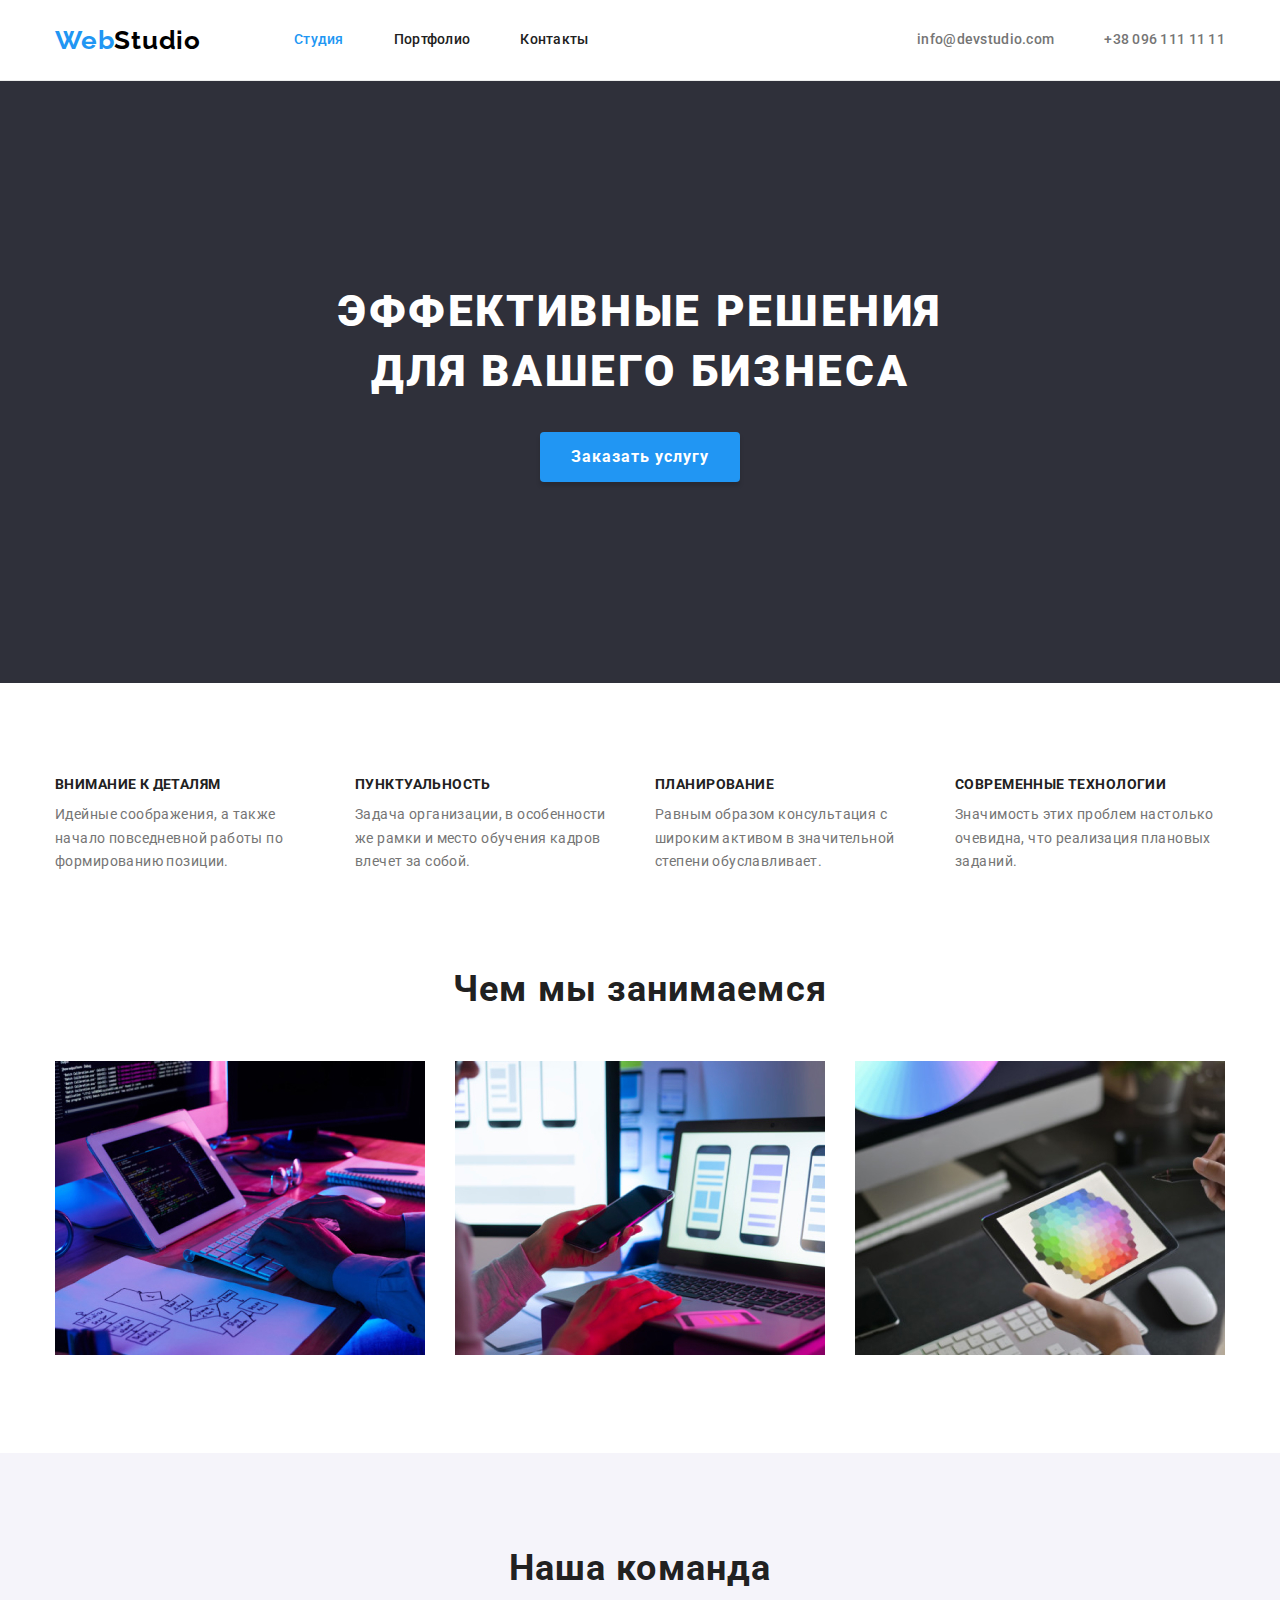
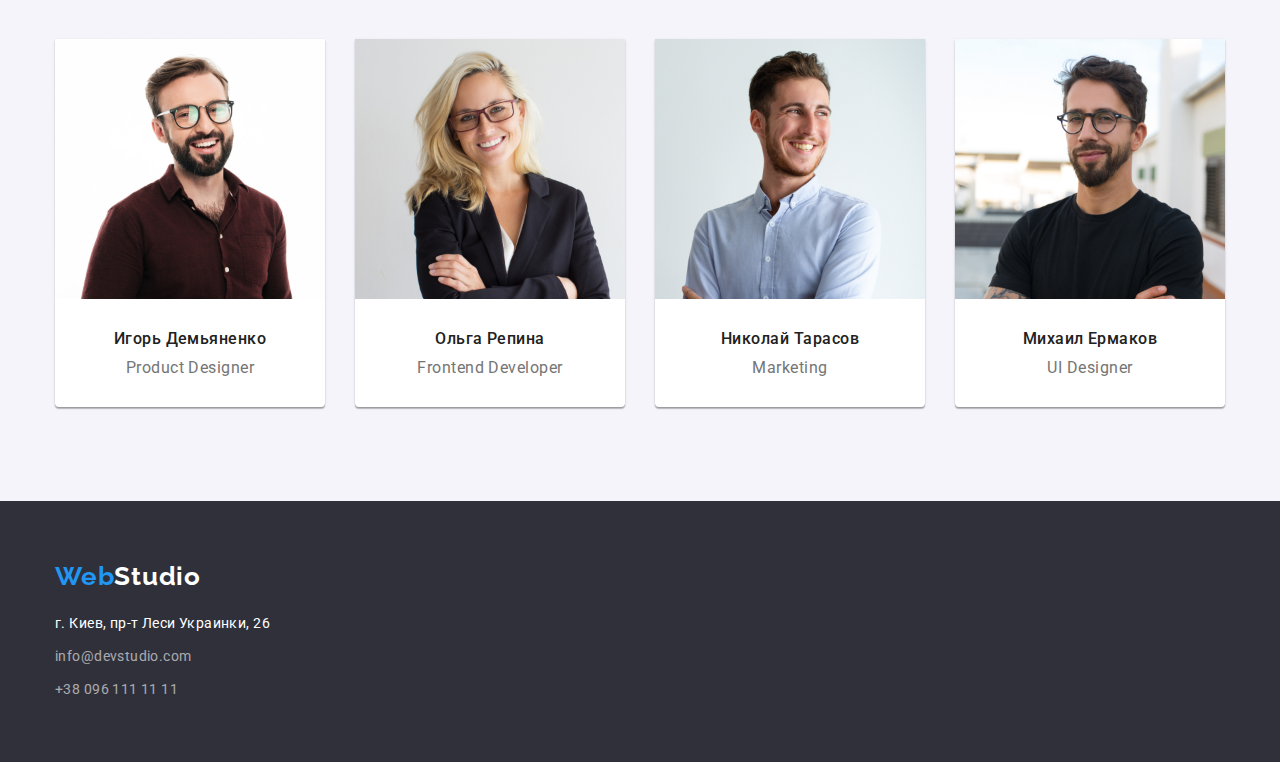
<file: index.html>
<!DOCTYPE html>
<html lang="ru">
  <head>
    <meta charset="UTF-8" />
    <meta http-equiv="X-UA-Compatible" content="IE=edge" />
    <meta name="viewport" content="width=device-width, initial-scale=1.0" />

    <title>Студия</title>
    <link
      href="https://fonts.googleapis.com/css2?family=Raleway:wght@700&family=Roboto:wght@400;500;700;900&display=swap"
      rel="stylesheet"
    />
    <link rel="stylesheet" href="./css/modern-normalize.css"/>
    <link rel="stylesheet" href="./css/styles.css"/>
  </head>
  <body>
    <header class="header">
      <!-- Навигация -->
      <div class="container nav">
      <nav class="nav">
        <!-- лого -->
        <a class="link logo" href="./index.html" lang="en">
          Web<span class="logo-nav">Studio</span>
        </a>

        <!-- ссылки -->
        <ul class="lists menu">
          <li class="menu-item" >
            <a class="link nav-link current" href="./index.html">Студия</a>
          </li>
          <li class="menu-item">
            <a class="link nav-link" href="./portfolio.html">Портфолио</a>
          </li>
          <li class="menu-item">
            <a class="link nav-link" href="">Контакты</a>
          </li>
        </ul>
      </nav>

      <!-- Почта и телефон -->
      <ul class="lists menu contacts">
        <li class="menu-item">
          <a class="link nav-link nav-contacts" href="mailto:info@devstudio.com">info@devstudio.com</a>
        </li>
        <li class="menu-item">
          <a class="link nav-link nav-contacts" href="tel:+380961111111">+38 096 111 11 11</a>
        </li>
      </ul>
    </header>
    <main>
      <!-- Главная секция -->
      <section class="section hero">
        <div class="container">
        <h1 class="hero-title">Эффективные решения для вашего бизнеса</h1>
        <button class="btn hero" type="button">Заказать услугу</button>
        </div>
      </section>

      <!-- Секция особенности -->
      <section class="section">
        <h2 class="heading headen">Особенности</h2>
        <div class="container">
        <ul class="lists feature">
          <li class="item">
            <h3 class="title-features">Внимание к деталям</h3>
            <p class="text">
              Идейные соображения, а также начало повседневной работы по
              формированию позиции.
            </p>
          </li>

          <li class="item">
            <h3 class="title-features">Пунктуальность</h3>
            <p class="text">
              Задача организации, в особенности же рамки и место обучения кадров
              влечет за собой.
            </p>
          </li>

          <li class="item">
            <h3 class="title-features">Планирование</h3>
            <p class="text">
              Равным образом консультация с широким активом в значительной
              степени обуславливает.
            </p>
          </li>

          <li class="item">
            <h3 class="title-features">Современные технологии</h3>
            <p class="text">
              Значимость этих проблем настолько очевидна, что реализация
              плановых заданий.
            </p>
          </li>
        </ul>
        </div>
      </section>

      <!-- Секция работа -->
      <section class="section section-nopaddingtop">
        <div class="container">
        <h2 class="heading">Чем мы занимаемся</h2>
        <ul class="lists items">
          <li class="item">
            <img
              src="./images/img.jpg"
              alt="Руки на клавиатуре, планшет и часть монитора"
              width="370"
            />
          </li>

          <li class="item">
            <img
              src="./images/img 6.jpg"
              alt="В левой руке мобильный телефон, правая рука на тачпаде ноутбука. Ноутбук, на экране которого макеты разметки для мобильного телефона"
              width="370"
            />
          </li>

          <liclass="item">
            <img
              src="./images/img 1.jpg"
              alt="Левая рука, в которой планшет, на экране которого цветовая палитра"
              width="370"
            />
          </li>
        </ul>
        </div>
      </section>

      <!-- Секция команда. Карточки сотрудников -->
      <section class="section team-cards">
        <div class="container">
        <h2 class="heading">Наша команда</h2>

        <ul class="lists items">
          <li class="item">
            <div class="card">
            <img
              class="images"
              src="./images/img 2.jpg"
              alt="Игорь Демьяненко"
              width="270"
              height="260"
            />
            <div class="card-body">
            <h3 class="cards-title">Игорь Демьяненко</h3>
            <p class="cards-text" lang="en">Product Designer</p>
            </div>
            </div>
          </li>

          <li class="item">
            <div class="card">
            <img class="images" src="./images/img 3.jpg" alt="Ольга Репина" 
            width="270" height="260" />
            <div class="card-body">
            <h3 class="cards-title">Ольга Репина</h3>
            <p class="cards-text" lang="en">Frontend Developer</p>
            </div>
          </div>
          </li>

          <li class="item">
            <div class="card">
            <img
              class="images"
              src="./images/img 4.jpg"
              alt="Николай Тарасов"
              width="270"
              height="260"
            />
            <div class="card-body">
            <h3 class="cards-title">Николай Тарасов</h3>
            <p class="cards-text" lang="en">Marketing</p>
            </div>
          </div>
          </li>

          <li class="item">
            <div class="card">
            <img 
            class="images" src="./images/img 5.jpg" alt="Михаил Ермаков" 
            width="270"
             height="260"/>
             <div class="card-body">
            <h3 class="cards-title">Михаил Ермаков</h3>
            <p class="cards-text" lang="en">UI Designer</p>
            </div>
          </div>
          </li>
        </ul>
      </div>
      </section>
    </main>

    <footer class="footer">
      <div class="container">
      <!-- Лого -->
      <a class="link logo" href="./index.html" lang="en">
        Web<span class="logo-footer">Studio</span>
      </a>

      <!-- адрес -->
      <address>
        <p class="text footer-text">г. Киев, пр-т Леси Украинки, 26</p>

        <!-- Почта и телефон -->
        <ul class="lists">
          <li class="footer-item">
            <a class="link footer-link" href="mailto:info@devstudio.com">
              info@devstudio.com
            </a>
          </li>
          <li class="footer-item">
            <a class="link footer-link" href="tel:+380961111111">+38 096 111 11 11</a>
          </li>
        </ul>
      </address>
      </div>
    </footer>
  </body>
</html>
</file>
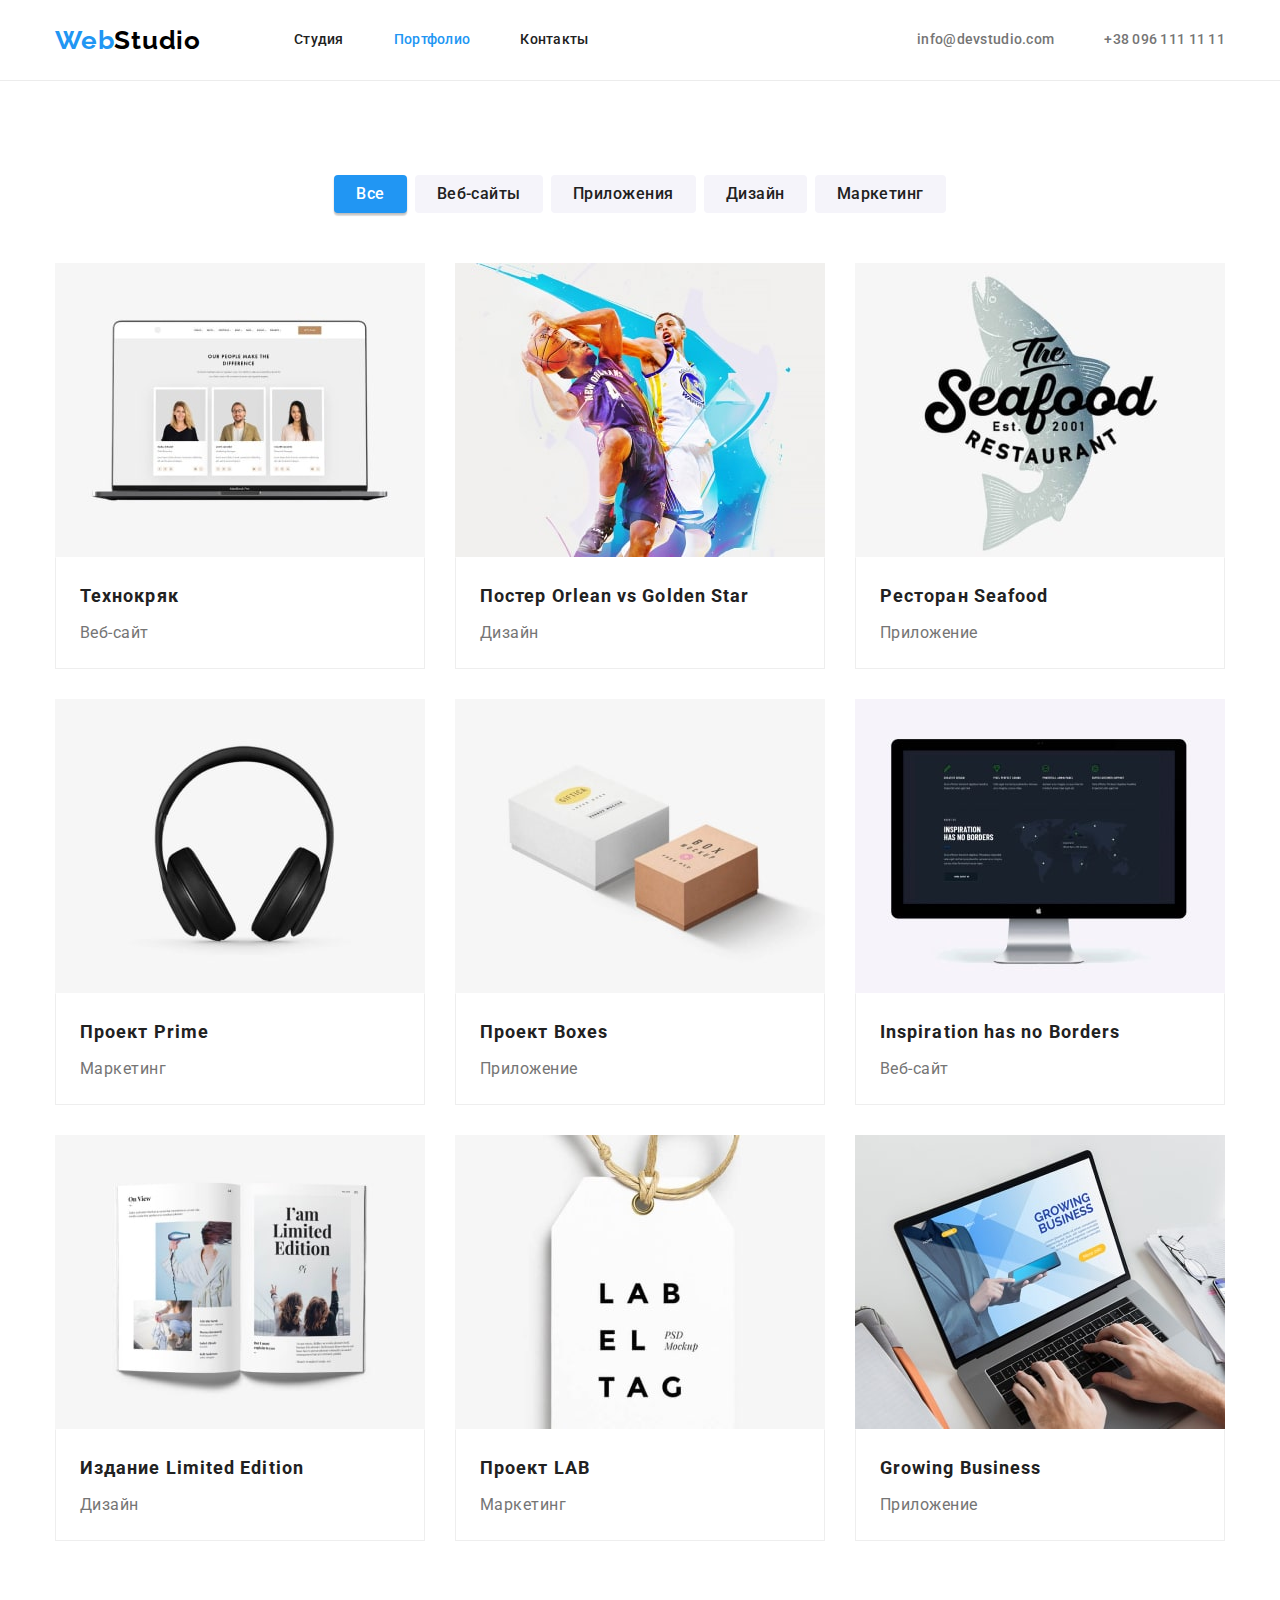
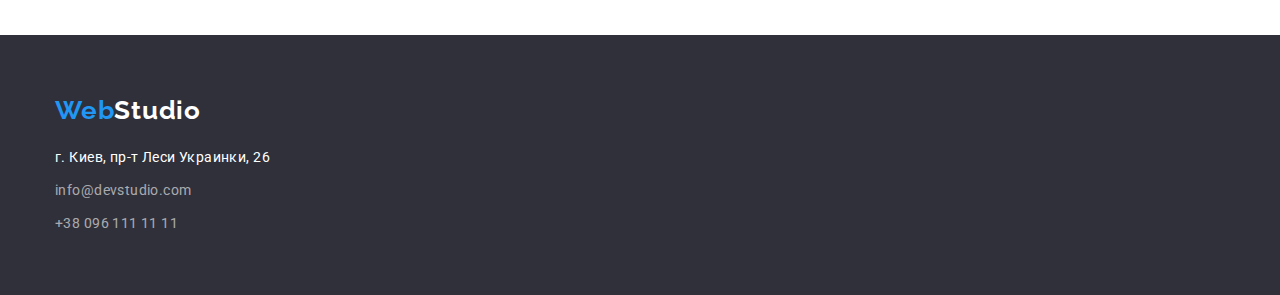
<file: portfolio.html>
<!DOCTYPE html>
<html lang="ru">
  <head>
    <meta charset="UTF-8" />
    <meta http-equiv="X-UA-Compatible" content="IE=edge" />
    <meta name="viewport" content="width=device-width, initial-scale=1.0" />

    <title>Портфолио</title>
    <link
      href="https://fonts.googleapis.com/css2?family=Raleway:wght@700&family=Roboto:wght@400;500;700;900&display=swap"
      rel="stylesheet"
    />
    <link rel="stylesheet" href="./css/modern-normalize.css" />
    <link rel="stylesheet" href="./css/styles.css" />
  </head>
  <body>
    <header class="header">
      <!-- Навигация -->
      <div class="container nav">
        <nav class="nav">
          <!-- лого -->
          <a class="link logo" href="./index.html" lang="en">
            Web<span class="logo-nav">Studio</span>
          </a>

          <!-- ссылки -->
          <ul class="lists menu">
            <li class="menu-item">
              <a class="link nav-link" href="./index.html">Студия</a>
            </li>
            <li class="menu-item">
              <a class="link nav-link current" href="./portfolio.html"
                >Портфолио</a
              >
            </li>
            <li class="menu-item">
              <a class="link nav-link" href="">Контакты</a>
            </li>
          </ul>
        </nav>

        <!-- Почта и телефон -->
        <ul class="lists menu contacts">
          <li class="menu-item">
            <a
              class="link nav-link nav-contacts"
              href="mailto:info@devstudio.com"
              >info@devstudio.com</a
            >
          </li>
          <li class="menu-item">
            <a class="link nav-link nav-contacts" href="tel:+380961111111"
              >+38 096 111 11 11</a
            >
          </li>
        </ul>
      </div>
    </header>
    <main>
      <h1 class="hero-title headen">Наше портфолио</h1>
      <!-- Фильтр -->
      <section class="section">
        <div class="container">
          <ul class="lists filter">
            <li class="item">
              <button class="btn active" type="button">Все</button>
            </li>
            <li class="item">
              <button class="btn" type="button">Веб-сайты</button>
            </li>
            <li class="item">
              <button class="btn" type="button">Приложения</button>
            </li>
            <li class="item">
              <button class="btn" type="button">Дизайн</button>
            </li>
            <li class="item">
              <button class="btn" type="button">Маркетинг</button>
            </li>
          </ul>

          <!-- Карточки -->
          <ul class="lists menu">
            <li class="card-item">
              <div class="work-card">
                <a class="link" href="">
                  <img
                    class="images"
                    src="./images/note-book.jpg"
                    alt="Ноутбук с изображением карточек людей на экране"
                    width="370"
                    height="294"
                  />
                  <div class="card-body">
                    <h2 class="work-title">Технокряк</h2>
                    <p class="work-text">Веб-сайт</p>
                  </div>
                </a>
              </div>
            </li>
            <li class="card-item">
              <div class="work-card">
                <a class="link" href="">
                  <img
                    class="images"
                    src="./images/basketbolists.jpg"
                    alt="Баскетболисты в прыжке, один с мячом, второй в защите"
                    width="370"
                    height="294"
                  />
                  <div class="card-body">
                    <h2 class="work-title">
                      Постер <span lang="en">Orlean vs Golden Star</span>
                    </h2>
                    <p class="work-text">Дизайн</p>
                  </div>
                </a>
              </div>
            </li>
            <li class="card-item">
              <div class="work-card">
                <a class="link" href="">
                  <img
                    class="images"
                    src="./images/see-food.jpg"
                    alt="На фоне рыбы надпись The seafood restaurant"
                    width="370"
                    height="294"
                  />
                  <div class="card-body">
                    <h2 class="work-title">
                      Ресторан <span lang="en">Seafood</span>
                    </h2>
                    <p class="work-text">Приложение</p>
                  </div>
                </a>
              </div>
            </li>
            <li class="card-item">
              <div class="work-card">
                <a class="link" href="">
                  <img
                    class="images"
                    src="./images/naushniki.jpg"
                    alt="Наушники"
                    width="370"
                    height="294"
                  />
                  <div class="card-body">
                    <h2 class="work-title">
                      Проект <span lang="en">Prime</span>
                    </h2>
                    <p class="work-text">Маркетинг</p>
                  </div>
                </a>
              </div>
            </li>
            <li class="card-item">
              <div class="work-card">
                <a class="link" href="">
                  <img
                    class="images"
                    src="./images/gift-box.jpg"
                    alt="Коробки белая и картонного цвета с надписями сверху"
                    width="370"
                    height="294"
                  />
                  <div class="card-body">
                    <h2 class="work-title">
                      Проект <span lang="en">Boxes</span>
                    </h2>
                    <p class="work-text">Приложение</p>
                  </div>
                </a>
              </div>
            </li>
            <li class="card-item">
              <div class="work-card">
                <a class="link" href="">
                  <img
                    class="images"
                    src="./images/monitor.jpg"
                    alt="Монитор"
                    width="370"
                    height="294"
                  />
                  <div class="card-body">
                    <h2 class="work-title" lang="en">
                      Inspiration has no Borders
                    </h2>
                    <p class="work-text">Веб-сайт</p>
                  </div>
                </a>
              </div>
            </li>
            <li class="card-item">
              <div class="work-card">
                <a class="link" href="">
                  <img
                    class="images"
                    src="./images/book-limited-ed.jpg"
                    alt="Книга в развернутом виде"
                    width="370"
                    height="294"
                  />
                  <div class="card-body">
                    <h2 class="work-title">
                      Издание <span lang="en">Limited Edition</span>
                    </h2>
                    <p class="work-text">Дизайн</p>
                  </div>
                </a>
              </div>
            </li>
            <li class="card-item">
              <div class="work-card">
                <a class="link" href="">
                  <img
                    class="images"
                    src="./images/label-el-tag.jpg"
                    alt="Бирка с надписью: Lab El Tag"
                    width="370"
                    height="294"
                  />
                  <div class="card-body">
                    <h2 class="work-title">
                      Проект <span lang="en">LAB</span>
                    </h2>
                    <p class="work-text">Маркетинг</p>
                  </div>
                </a>
              </div>
            </li>
            <li class="card-item">
              <div class="work-card">
                <a class="link" href="">
                  <img
                    class="images"
                    src="./images/hands-on-notebook.jpg"
                    alt="Руки на открытом ноутбуке. Картинка на экране ноутбука с надписью: Growing Business"
                    width="370"
                    height="294"
                  />
                  <div class="card-body">
                    <h2 class="work-title" lang="en">Growing Business</h2>
                    <p class="work-text">Приложение</p>
                  </div>
                </a>
              </div>
            </li>
          </ul>
        </div>
      </section>
    </main>
    <footer class="footer">
      <div class="container">
        <!-- Лого -->
        <a class="link logo" href="./index.html" lang="en">
          Web<span class="logo-footer">Studio</span>
        </a>

        <!-- адрес -->
        <address>
          <p class="text footer-text">г. Киев, пр-т Леси Украинки, 26</p>

          <!-- Почта и телефон -->
          <ul class="lists">
            <li class="footer-item">
              <a class="link footer-link" href="mailto:info@devstudio.com">
                info@devstudio.com
              </a>
            </li>
            <li class="footer-item">
              <a class="link footer-link" href="tel:+380961111111"
                >+38 096 111 11 11</a
              >
            </li>
          </ul>
        </address>
      </div>
    </footer>
  </body>
</html>
</file>
<file: css/styles.css>
:root {
  --current-text-color: #757575;
  --current-title-color: #212121;
  --current-white-color: #ffffff;
  --current-black-color: #000000;
  --accent-color: #2196f3;
  --hero-btn-accent-color: #188ce8;
  --secondary-bg-color: #f5f4fa;
  --footer-bg-color: #2f303a;
  --footer-link-color: rgba(255, 255, 255, 0.6);
  --line-color: #ececec;
  --border-color: #eeeeee;
}

body {
  font-family: Roboto, sans-serif;
  color: var(--current-text-color);
  background-color: var(--current-white-color);
}

.container {
  width: 1200px;
  padding: 0 15px;
  margin: 0 auto;
}

.section {
  padding-top: 94px;
  padding-bottom: 94px;

  text-align: center;
}

.images {
  display: block;
  max-width: 100%;
  height: auto;
}

.section-nopaddingtop {
  padding-top: 0;
}

/* Ссылки */
.link {
  text-decoration: none;
}

.lists {
  margin-top: 0;
  margin-bottom: 0;
  padding: 0;
  list-style: none;
}
.header {
  border-bottom: 1px solid var(--line-color);
}

/* Навигация */
.container.nav {
  min-height: 80px;
}

.nav,
.menu {
  display: flex;
  align-items: center;
  flex-wrap: wrap;
}

.container.nav > .nav {
  margin-right: auto;
}

.menu-item > .link {
  display: block;
  padding-top: 32px;
  padding-bottom: 32px;
}

.menu > .menu-item:not(:last-child) {
  margin-right: 50px;
}

.menu > .card-item:not(:nth-child(3n)) {
  margin-right: 30px;
}

.work-card .card-body {
  border: 1px solid var(--border-color);
  border-top: 1px solid transparent;
  padding: 20px 24px;
}

.menu > .card-item:not(:nth-last-child(-n + 3)) {
  margin-bottom: 30px;
}

.nav-link {
  color: var(--current-title-color);

  font-weight: 500;
  font-size: 14px;
  line-height: 1.14;
  letter-spacing: 0.02em;
}

.nav-contacts {
  color: var(--current-text-color);
}

.nav-link:hover,
.nav-link:focus,
.footer-link:hover,
.footer-link:focus,
.current {
  color: var(--accent-color);
}

/* Лого */
.logo {
  display: block;
  margin-right: 93px;
  padding-top: 24px;
  padding-bottom: 24px;

  color: var(--accent-color);
  font-family: Raleway, sans-serif;
  font-weight: 700;
  font-size: 26px;
  line-height: 1.19;
  letter-spacing: 0.03em;
}

.logo-nav {
  color: var(--current-black-color);
}

.logo-footer {
  color: var(--current-white-color);
}

/* Hero */

.hero {
  background-color: #2f303a;
}

.hero-title {
  width: 696px;
  margin: 0 auto 30px;
  padding: 0;

  color: var(--current-white-color);
  font-weight: 900;
  font-size: 44px;
  line-height: 1.36;
  letter-spacing: 0.06em;
  text-transform: uppercase;
}

.section.hero {
  padding-top: 200px;
  padding-bottom: 200px;
  border: 1px solid transparent;
}

/* Кнопки */
.btn {
  cursor: pointer;
  min-height: 38px;

  padding-left: 22px;
  padding-right: 22px;

  font-family: inherit;
  font-style: inherit;
  font-weight: 500;
  font-size: 16px;
  line-height: 1.62;
  letter-spacing: 0.03em;

  color: var(--current-title-color);
  background-color: var(--secondary-bg-color);

  border: 0;
  border-radius: 4px;
}

.btn:hover,
.btn:focus,
.active {
  color: var(--current-white-color);
  background-color: var(--accent-color);
  box-shadow: 0px 3px 1px rgba(0, 0, 0, 0.1), 0px 1px 2px rgba(0, 0, 0, 0.08),
    0px 2px 2px rgba(0, 0, 0, 0.12);
}

.btn.hero {
  width: 200px;
  height: 50px;

  color: var(--current-white-color);
  background-color: var(--accent-color);

  font-weight: 700;
  line-height: 1.87;
  letter-spacing: 0.06em;

  box-shadow: 0px 4px 4px rgba(0, 0, 0, 0.15);
}

.btn.hero:focus,
.btn.hero:hover {
  background-color: var(--hero-btn-accent-color);
}

/* Заголовки */
.heading {
  margin: 0 0 50px 0;
  font-weight: 700;
  font-size: 36px;
  line-height: 1.17;
  letter-spacing: 0.03em;

  color: var(--current-title-color);
}

.title-features {
  margin: 0 0 10px 0;

  color: var(--current-title-color);

  font-size: 14px;
  line-height: 1.14;
  letter-spacing: 0.03em;
  text-transform: uppercase;
}

/* Основной текст */

.text {
  margin: 0;
  padding: 0;

  font-size: 14px;
  line-height: 1.71;
  letter-spacing: 0.03em;

  color: var(--current-text-color);
}

.feature,
.items,
.filter {
  display: flex;
  align-items: center;
  text-align: left;
}

.items {
  text-align: center;
}

.feature > .item {
  width: 270px;
}

.feature > .item:not(:last-child),
.items > .item:not(:last-child) {
  margin-right: 30px;
}

.filter {
  justify-content: center;
  margin-bottom: 50px;
}

.filter > .item:not(:last-child) {
  margin-right: 8px;
}

/* Карточки */

.card {
  background-color: var(--current-white-color);
  box-shadow: 0px 1px 3px rgba(0, 0, 0, 0.12), 0px 1px 1px rgba(0, 0, 0, 0.14),
    0px 2px 1px rgba(0, 0, 0, 0.2);
  border-radius: 0px 0px 4px 4px;
}

.team-cards {
  background-color: var(--secondary-bg-color);
}

.card-body {
  padding-top: 30px;
  padding-bottom: 30px;
}

.cards-title {
  margin: 0 0 10px 0;

  color: var(--current-title-color);

  font-weight: 500;
  font-size: 16px;
  line-height: 1.19;
  letter-spacing: 0.03em;
}

.cards-text {
  margin: 0;
  padding: 0;
  line-height: 1.19;
  letter-spacing: 0.03em;
}

/* Портфолио заголовки карточек */
.work-title {
  margin: 0 0 4px 0;

  color: var(--current-title-color);

  text-align: left;
  font-weight: 700;
  font-size: 18px;
  line-height: 2;
  letter-spacing: 0.06em;
}

.work-text {
  margin: 0;

  color: var(--current-text-color);
  line-height: 1.87;
  letter-spacing: 0.03em;
  text-align: left;
}

/* Footer */
.footer {
  padding: 60px 0;
  background-color: var(--footer-bg-color);
}

.footer-text {
  color: var(--current-white-color);

  padding: 0;
  margin-bottom: 9px;

  font-style: normal;
  font-size: 14px;
  line-height: 1.71;
}

.footer-link {
  font-style: normal;
  font-size: 14px;
  line-height: 1.71;
  letter-spacing: 0.03em;
  color: var(--footer-link-color);
}

/* Прячем заголовоки */
.headen {
  position: absolute;
  width: 1px;
  height: 1px;
  margin: -1px;
  border: 0;
  padding: 0;
  clip: rect(0 0 0 0);
  overflow: hidden;
}

.container > .link.logo {
  padding: 0;
  margin: 0 0 20px 0;
}

.footer-item:not(:last-child) {
  margin-bottom: 9px;
}
</file>
